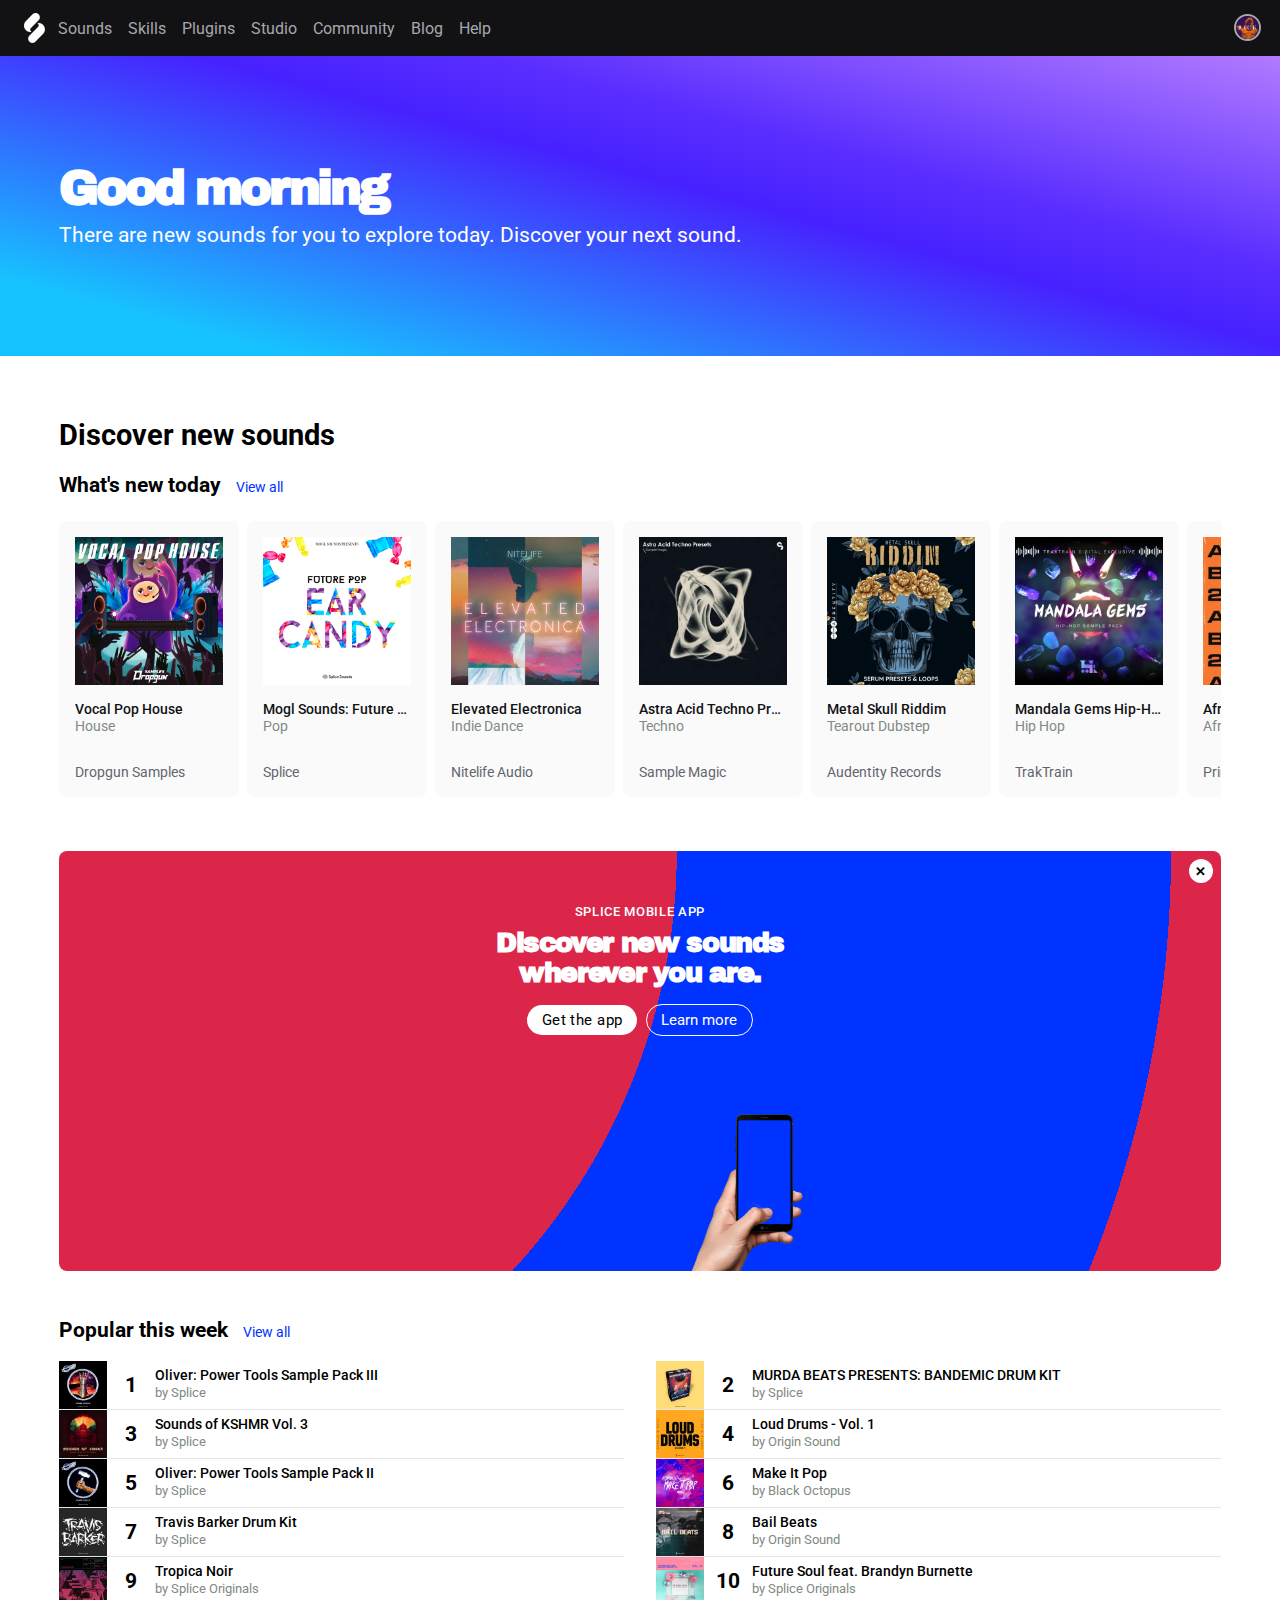
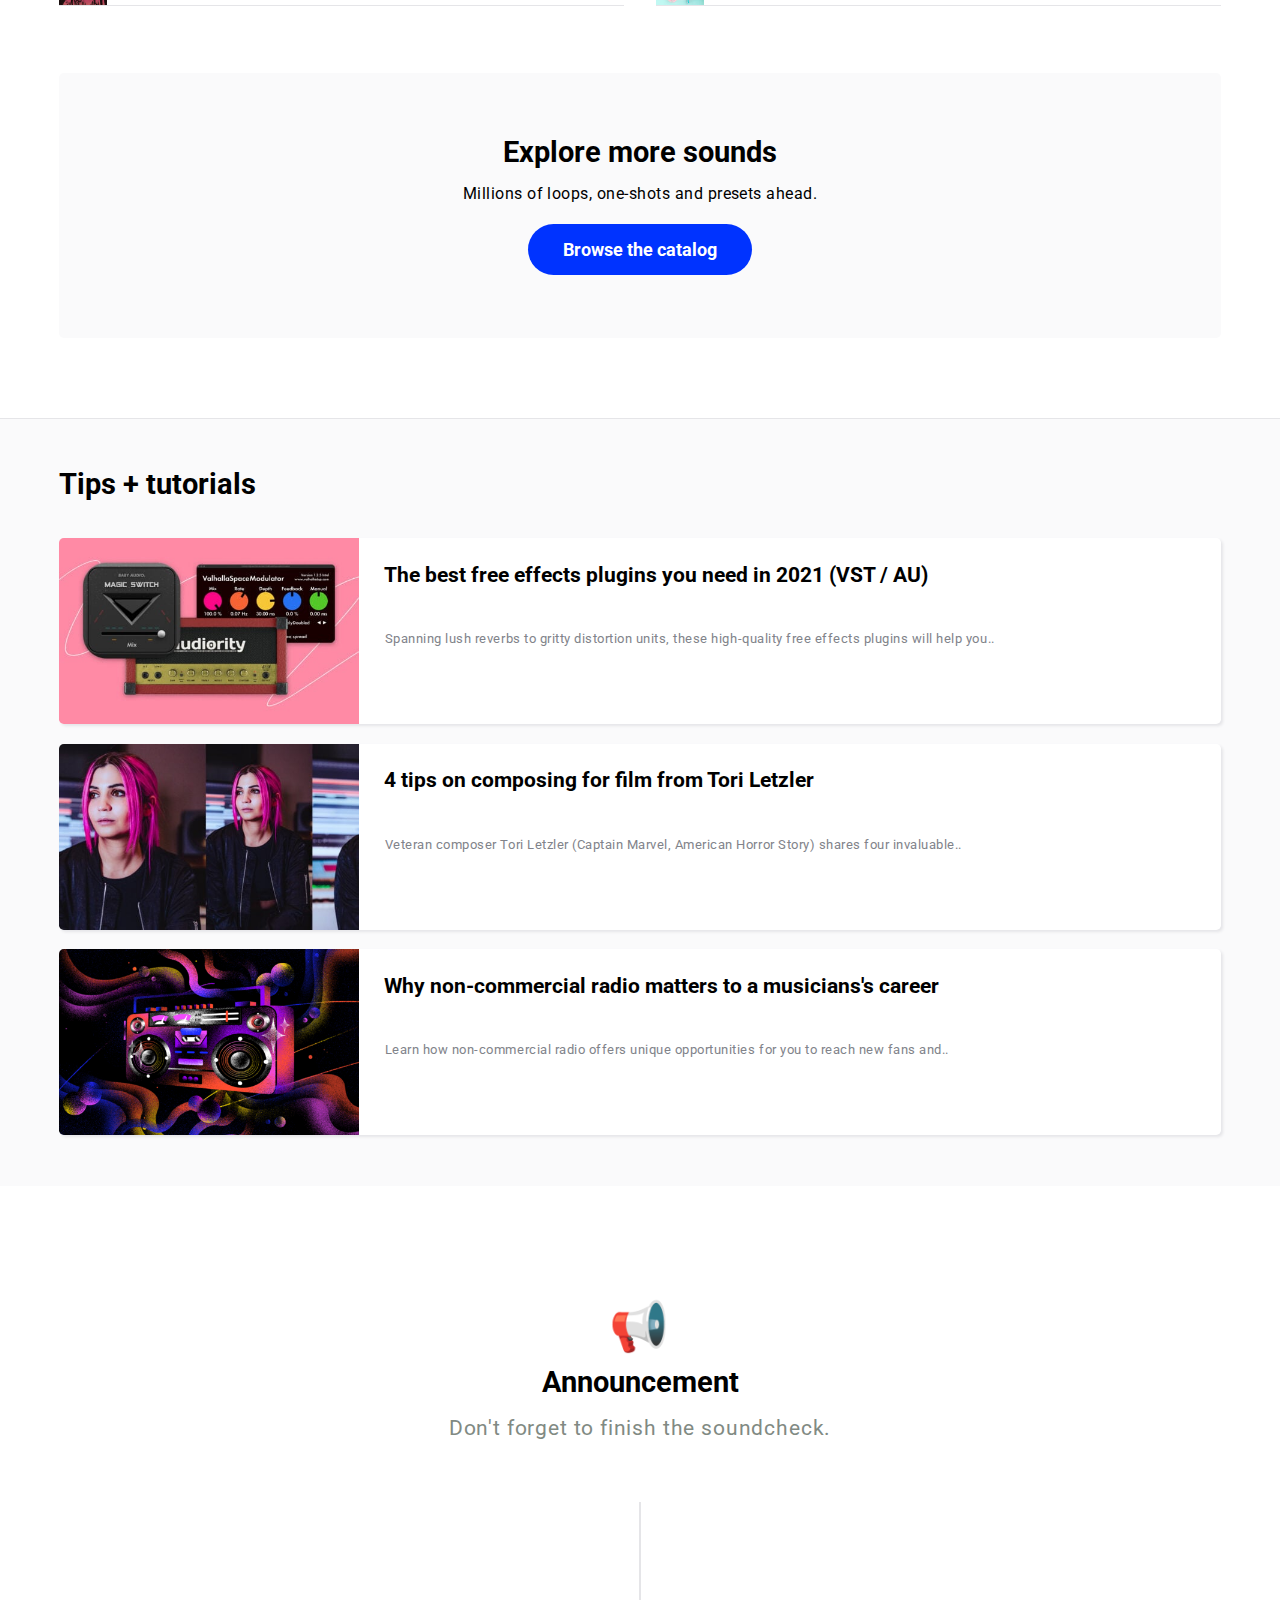
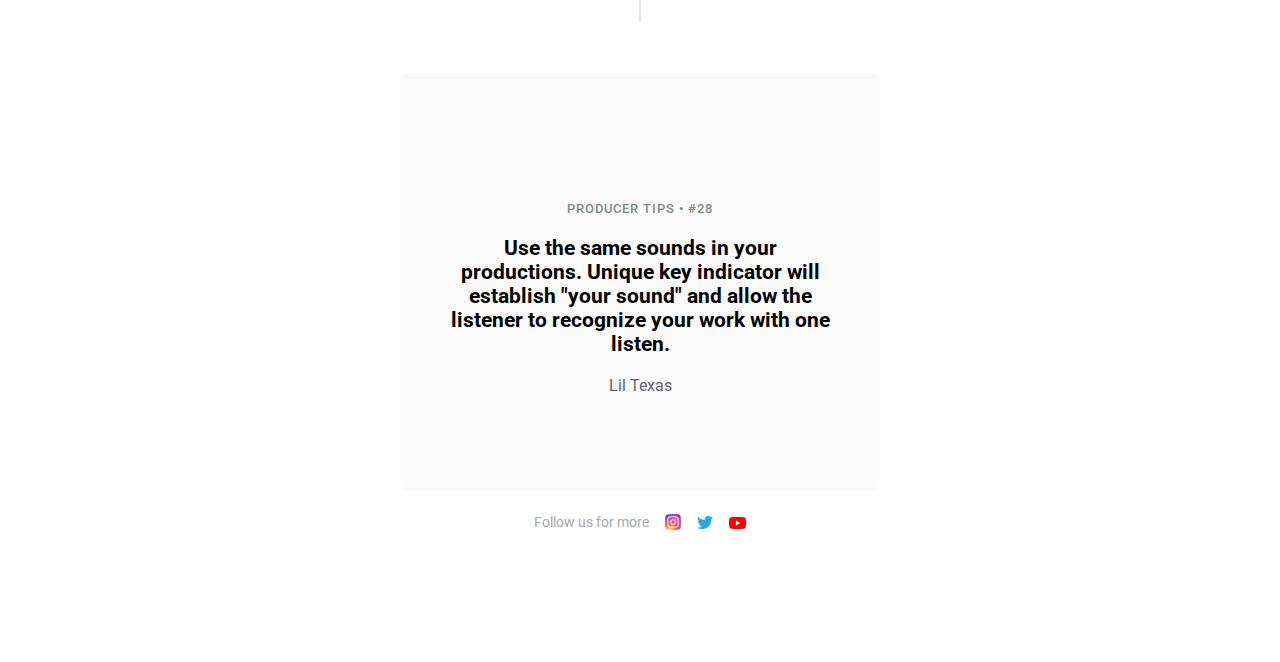
<file: index.html>
<!doctype html>
<html lang="nl">
	
<head>
	<meta charset="UTF-8">
	<meta name="author" content="Rick van Dijken">
	<meta name="viewport" content="width=device-width, initial-scale=1">
	
	<title>Splice Home (remake)</title>
	
	<link href="styles/style.css" rel="stylesheet">
	<link rel="icon" type="image/svg+xml" href="./images/splice-favicon.svg">
	<link rel="preconnect" href="https://fonts.googleapis.com">
	<link rel="preconnect" href="https://fonts.gstatic.com" crossorigin>
	<link href="https://fonts.googleapis.com/css2?family=Archivo+Black&family=Roboto:ital,wght@0,300;0,400;0,500;0,700;0,900;1,300;1,400;1,500;1,700;1,900&family=Work+Sans:wght@700;800&display=swap" rel="stylesheet"> 
</head>

<body>
	<header>
		<button>
			<img src="./images/nav/borgir.png" alt="hamburger-menu">
		</button>
		<nav>
			<a href="">
				<h2>dikkedeur</h1>
				<img src="./images/nav/profile-picture.png" alt="profile picture">
				<p>View profile</p>
			</a>
			<ul>
				<li class="hide-on-desktop"><a>Home</a></li>
				<li><a>Sounds</a></li>
				<li><a>Skills</a></li>
				<li><a href="plugins.html">Plugins</a></li>
				<li><a>Studio</a></li>
				<li><a>Community</a></li>
				<li class="hide-on-desktop"><a>Log Out</a></li>
				<li><a>Blog</a></li>
				<li><a>Help</a></li>
			</ul>
		</nav>
		<a href="index.html">
			<img src="./images/nav/splice-white.png" alt="splice logo">
		</a>
		<a class="hide-on-desktop" href="">
			<img src="./images/nav/message.png" alt="message">
		</a>
	</header>


	<main>
		<section class="hero">
			<div>
				<h1>Good morning</h1>
				<p>There are new sounds for you to explore today. 
					Discover your next sound.</p>
			</div>

		</section>

		<section class="new">
			<h2>Discover new sounds</h2>
			<h3>What's new today</h3>
			<a href="">View all</a>
			<ul>
				<li>
					<a href="">
						<h4>Vocal Pop House</h4>
						<img src="./images/home/vocalpophouse.jpg" 
						alt="Vocal Pop House cover">
						<p>House</p>
						<p>Dropgun Samples</p>
					</a>
				</li>
				<li>
					<a href="">
						<h4>Mogl Sounds: Future House</h4>
						<img src="./images/home/futurepop.jpg" 
						alt="Mogl Sounds: Future House cover">
						<p>Pop</p>
						<p>Splice</p>
					</a>
				</li>
				<li>
					<a href="">
						<h4>Elevated Electronica</h4>
						<img src="./images/home/elevatedelectronica.jpg" 
						alt="Elevated Electronica cover">
						<p>Indie Dance</p>
						<p>Nitelife Audio</p>
					</a>
				</li>
				<li>
					<a href="">
						<h4>Astra Acid Techno Presets</h4>
						<img src="./images/home/astra-acid.jpg" 
						alt="Astra Acid cover">
						<p>Techno</p>
						<p>Sample Magic</p>
					</a>
				</li>
				<li>
					<a href="">
						<h4>Metal Skull Riddim</h4>
						<img src="./images/home/riddim.jpg" 
						alt="Metal Skull Riddim cover">
						<p>Tearout Dubstep</p>
						<p>Audentity Records</p>
					</a>
				</li>
				<li>
					<a href="">
						<h4>Mandala Gems Hip-Hop Sample Pack</h4>
						<img src="./images/home/mandala-gems.jpg" 
						alt="Manala Gems cover">
						<p>Hip Hop</p>
						<p>TrakTrain</p>
					</a>
				</li>
				<li>
					<a href="">
						<h4>Afrobeats 2</h4>
						<img src="./images/home/afrobeat.jpg" 
						alt="Afrobeats 2 cover">
						<p>Afrobeat</p>
						<p>Prime Loops</p>
					</a>
				</li>
			</ul>
		</section>

		<section class="app">
			<h2>Splice mobile app</h2>
			<h3>Discover new sounds wherever you are.</h3>
			<a href="">Get the app</a>
			<a href="">Learn more</a>
			<img src="./images/home/phone.png" alt="image of a phone">
			<button aria-label="close" onclick="myDialog.close()">&#10005;</button>
		</section>

		<section class="popular">
			<h2>Popular this week</h2>
				<a href="">View all</a>
			<ol>
				<li>
					<a href="">
						<h3>Oliver: Power Tools Sample Pack III</h3>
						<img src="./images/home/popular1.jpg" 
						alt="Oliver: Power Tools Sample Pack II cover">
						<p>by Splice</p>
					</a>
				</li>
				<li>
					<a href="">
						<h3>Murda beats presents: Bandemic drum kit</h3>
						<img src="./images/home/popular2.jpg" 
						alt="Murda Beats Presents: Bandemic Drum Kit cover">
						<p>by Splice</p>
					</a>
				</li>
				<li>
					<a href="">
						<h3>Sounds of KSHMR Vol. 3</h3>
						<img src="./images/home/popular3.jpg" 
						alt="Sounds of KSHMR Vol. 3 cover">
						<p>by Splice</p>
					</a>
				</li>
				<li>
					<a href="">
						<h3>Loud Drums - Vol. 1</h3>
						<img src="./images/home/popular4.jpg" 
						alt="Loud Drums - Vol. 1 cover">
						<p>by Origin Sound</p>
					</a>
				</li>
				<li>
					<a href="">
						<h3>Oliver: Power Tools Sample Pack II</h3>
						<img src="./images/home/popular5.jpg" 
						alt="Oliver: Power Tools Sample Pack II cover">
						<p>by Splice</p>
					</a>
				</li>
				<li>
					<a href="">
						<h3>Make It Pop</h3>
						<img src="./images/home/popular6.jpg" 
						alt="Make It Pop cover">
						<p>by Black Octopus</p>
					</a>
				</li>
				<li>
					<a href="">
						<h3>Travis Barker Drum Kit</h3>
						<img src="./images/home/popular7.jpg" 
						alt="Travis Barker Drum Kit cover">
						<p>by Splice</p>
					</a>
				</li>
				<li>
					<a href="">
						<h3>Bail Beats</h3>
						<img src="./images/home/popular8.jpg" 
						alt="Bail Beats cover">
						<p>by Origin Sound</p>
					</a>
				</li>
				<li>
					<a href="">
						<h3>Tropica Noir</h3>
						<img src="./images/home/popular9.jpg" 
						alt="Tropica Noir cover">
						<p>by Splice Originals</p>
					</a>
				</li>
				<li>
					<a href="">
						<h3>Future Soul feat. Brandyn Burnette</h3>
						<img src="./images/home/popular10.jpg" 
						alt="Future Soul feat. Brandyn Burnette cover">
						<p>by Splice Originals</p>
					</a>
				</li>
			</ol>
		</section>

		<section class="explore">
			<h2>Explore more sounds</h2>
			<p>Millions of loops, one-shots and presets ahead.</p>
			<a href="">Browse the catalog</a>
		</section>

		<section class="tutorials">
			<h2>Tips + tutorials</h2>
			<ul>
				<li>
					<a href="">
						<h3>The best free effects plugins you need 
							in 2021 <span>(vst / au)</span></h3>
						<img src="./images/home/tips1-500x310.jpg" alt="a bunch effect plugins">
						<p>Spanning lush reverbs to gritty distortion 
							units, these high-quality free effects 
							plugins will help you..</p>
					</a>
				</li>
				<li>
					<a href="">
						<h3>4 tips on composing for film from Tori 
							Letzler</h3>
						<img src="./images/home/tips2-500x310.jpg" alt="photo of Tori Letzler">
						<p>Veteran composer Tori Letzler (Captain 
							Marvel, American Horror Story) shares 
							four invaluable..</p>
					</a>
				</li>
				<li>
					<a href="">
						<h3>Why non-commercial radio matters to a 
							musicians's career</h3>
						<img src="./images/home/tips3.png" alt="artwork of an old radio">
						<p>Learn how non-commercial radio offers 
							unique opportunities for you to reach 
							new fans and..</p>
					</a>
				</li>
			</ul>
		</section>

		<section class="announcement">
			<h2>Announcement</h2>
			<p>📢</p>
			<p>Don't forget to finish the soundcheck.</p>
			<div></div>
		</section>

		<section class="tips">
			<h2>Producer tips &#8226; #28</h2>
			<blockquote>Use the same sounds in your productions. 
				Unique key indicator will establish "your sound" 
				and allow the listener to recognize your work 
				with one listen.</blockquote>
				<p>Lil Texas</p>
		</section>
	</main>

	
	<footer>
		<p>Follow us for more</p>
		<ul>
			<li><!--insta-->
				<a href="">
					<img src="./images/footer/instagram.png" alt="instagram logo">
				</a>
			</li>
			<li><!--twitter-->
				<a href="">
					<img src="./images/footer/twitter.png" alt="twitter logo">
				</a>
			</li>
			<li><!--yt-->
				<a href="">
					<img src="./images/footer/youtube.png" alt="youtube logo">
				</a>
			</li>
		</ul>
	</footer>

	<script src="scripts/script.js"></script>
</body>
	
</html>
</file>
<file: styles/style.css>
/* CSS Document */

:root {
--header-color: #121214;
--font-black: #000;
--font-white: #fff;
--background-color: #fff;
--almost-white: #FAFAFB;
--grey-light: #E5E5E8;
--grey1: #a6a8ad;
--grey2: #81838a;
--grey3: #818A83;
--grey4: #63656D;
--main-blue: #0033FF;
--accent-red: #DB264A;
}

*, *::after, *::before {
  box-sizing:border-box;  
  margin: 0;
  padding: 0;
  font-family: 'roboto', 'sans-serif';
}

/*####################################
############### HEADER ###############
####################################*/
header {
  background-color:var(--header-color);
  height: 3.5em;
  display: flex;
  align-items: center;
  gap: .8em;
  padding-left: 1.5em;
  position: sticky;
  top: 0;
  z-index: 9999;
  position: relative;
}

header a {
  margin-top: .2em;
}

header a:nth-of-type(2) {
  margin-left: auto;
  margin-right: 1.3em;
  order: 1;
}

header div { 
  display: flex;
  margin-left: 12.5em;
  gap: 1.2em;
  align-items: center;
  position: absolute;
  right: 0;
}


header button {
  border: none;
  background-color:var(--header-color);
  margin-top: .2em;
  transition: .3s;
}

header button:hover {
  transform: skewX(20deg) scale(1.1);
}

header button:active {
  background-color: var(--backround-color);
}

nav {
  position: fixed;
  top: 0;
  left: 0;
  bottom: 0;
  background-color:var(--header-color);
  width: 250px;
  margin-right: 20em;

  transform: translateX(-100%);
  transition:.5s;
}

body.toonNav nav {
  transform: translateX(0%);
}

body.toonNav main {
  opacity: .25;
}

nav > a {
  display: grid;
  grid-template-columns: 3em 1fr;
  grid-template-rows: 2fr;
  grid-column-gap: 1em;
  text-decoration: none;
  padding: 1.2em;
  color:var(--grey1);
  
}

nav a h2 {
  grid-column: 2;
  grid-row: 1;
  color:var(--font-white);
  font-size: 1.3em;
}

nav a img {
  grid-column: 1;
  grid-row: 1 / 3;
  order: -1;
  width: 3em;
  border: solid 3px var(--grey1);
  border-radius: 2em;
  margin-right: .8em;
}

nav p {
  grid-column: 2;
  grid-row: 2;
}

nav ul {
  margin-bottom: 4em;
}
nav ul li {
  margin: 0 0 1em 1.2em;
  list-style: none;
}
nav li a {
  color:var(--grey1);
  text-decoration: none;
}




/*####################################
#### HOME SECTION 1: GOOD MORNING ####
####################################*/
.hero {
  background: linear-gradient(15deg, rgba(23,195,255,1) 12%, rgba(71,33,255,1) 55%, rgba(90,46,255,1) 67%, rgba(177,122,255,1) 100%);
  display: flex;
  flex-direction: column;
  justify-content: center;
  height: 300px;
  padding: 0 1.2em 0 1.2em;
}
.hero h1 {
  font-family: 'Archivo Black', 'Roboto';
  font-size: 2.3em;
  font-weight: 800;
  color:var(--font-white);
  letter-spacing: -0.1ch;
}

.hero p {
  font-size: 1.3em;
  line-height: 1.4;
  color:var(--font-white);
  margin-top: .3em;
}




/*####################################
 HOME SECTION 2: DISCOVER NEW SOUNDS #
####################################*/
.new {
  position: relative;
  padding: 1.2em;
}

.new h2 {
  font-size: 1.3em;
  margin-top: 1.5em;
}

.new h3 {
  margin-top: 1em;
  font-size: 1.3em;
  display: inline-block;
  margin-right: .5em;
}

.new h3 + a {
  text-decoration: none;
  color:var(--main-blue);
  font-size: .9em;
}

.new h3 + a:hover {
  text-decoration: underline;
}

.new ul {
  display: flex;
  gap: 2em;
  overflow-x: auto;
  scroll-snap-type: x mandatory;
  overscroll-behavior: none;
  list-style-type: none;
  margin: 1.5em 0 1em 0;
  padding: 0 1em;

  /* scrollbar verbergen maar wel functionaliteit behouden: 
  bron: https://blog.hubspot.com/website/hide-scrollbar-css */
  -ms-overflow-style: none; /* for Internet Explorer, Edge */
  scrollbar-width: none; /* for Firefox */
}

.new ul::-webkit-scrollbar {
  display: none; /* for Chrome, Safari, and Opera */
}

.new li {
  width: 180px;
  scroll-snap-align: start;
  padding: 1em;
  background-color:var(--almost-white);
  border-radius: .5em;
  margin-right: -1.5em;
}

.new h4 {
  font-size: .9em;
  font-weight: 500;
  color:var(--header-color);
  overflow: hidden;
  white-space: nowrap;
  text-overflow: ellipsis;
}

.new p {
  font-size: .9em;
  font-weight: 400;
  color:var(--grey3);
}

.new p + p {
  color:var(--grey4);
  padding-top: 2em;
}

.new li a {
  display: flex;
  flex-direction: column;
  text-decoration: none;
}

.new li img {
  width: 148px;
  order: -1;
  padding-bottom: 1em;
}





/*####################################
####### HOME SECTION 3: APP AD #######
####################################*/
.app {
  margin: 1.2em;
  padding: 1.2em;
  position: relative;
  background: repeating-radial-gradient(circle at top left, var(--accent-red) 0%, var(--accent-red) 50%, var(--main-blue) 50%, var(--main-blue) 90%);
  border-radius: .5em;
  height: 23.1em;
  color:var(--font-white);
  text-align: center;    
  max-width: 82.5em; 
}

.app img {
  width: 125px;
  position: absolute;
  bottom: .03em;
  right: 35%;
}

.app h2 {
  text-transform: uppercase;
  font-weight: 500;
  text-align: center;
  font-size: smaller;
  letter-spacing: .05em;
  margin: 2.5em 0 .7em 0;
}

.app h3 {
  font-family: 'Archivo Black', 'Roboto';
  letter-spacing: -.05em;
  text-align: center;
  padding: 0 1.5em 0 1.5em;
  margin: 0 auto 1.3em auto;
  max-width: 23ch;
}

.app a:nth-of-type(1) {
  text-decoration: none;
  color:var(--font-black);
  background-color:var(--background-color);
  padding: .4em 1em;
  border-radius: 2em;
  font-size: .92em;
  font-weight: 400;
  letter-spacing: .03em;
  margin-right: .3em;
}

.app a:nth-of-type(1):hover {
  background-color: var(--grey1);
  transition: .3s;
}

.app a:nth-of-type(1):active {
  background-color: var(--header-color);
  color: var(--font-white);
  transition: 0s;
}

.app a:nth-of-type(2) {
  text-decoration: none;
  color:var(--font-white);
  padding: .4em 1em;
  border-radius: 2em;
  font-size: .92em;
  font-weight: 400;
  border: solid 1px var(--font-white);
}

.app a:nth-of-type(2):hover {
  background-color: var(--background-color);
  border: none;
  color: var(--font-black);
  transition: .3s;
}

.app a:nth-of-type(2):active {
  background-color: var(--header-color);
  color: var(--font-white);
  transition: 0s;
}

.app button {
  position: absolute;
  background-color:var(--background-color);
  color:var(--font-black);
  font-weight: 600;
  border-radius: 2em;
  right: .6em;
  top: .6em;
  border: none;
  width: 1.8em;
  height: 1.8em;

  transition: .3s;
}

.app button:hover {
  background-color: var(--header-color);
  color: var(--font-white);
  transform: rotate(1turn);
}

.app button:active {
  background-color: var(--background-color);
  color: var(--header-color);
  
}



/*####################################
###### HOME SECTION 4: POPULAR #######
####################################*/
.popular {
  padding: 1.2em;
}

.popular h2 {
  font-size: 1.3em;
  display: inline-block;
  margin: .4em .5em .9em 0;
}

.popular h2 + a {
  text-decoration: none;
  color:var(--main-blue);
  font-size: .9em;
}

.popular h2 + a:hover {
  text-decoration: underline;
}

.popular ol {
  margin: 0;
  padding: 0;
  list-style: none;
  counter-reset: popular;
}

.popular ol li {
  counter-increment: popular;
  border-bottom: solid 1px var(--grey-light);
}

.popular li a {
  display:grid;
  grid-template-columns: 3em 3em 1fr;
  grid-template-rows: 50% 50%;
  text-decoration: none;
  color:var(--font-black);
}

.popular li a:hover {
  background-color: var(--almost-white);
}

.popular a img {
  grid-column-start: 1;
  grid-row-start: 1;
  grid-row-end: 3;
  width: 100%;
}

.popular a h3 {
  grid-column-start: 3;
  grid-row-start: 1;
  margin: 0;
  overflow: hidden;
  white-space: nowrap;
  text-overflow: ellipsis;
  font-weight: 500;
  font-size: .9em;
  padding: 0.4em 0 0 0;
}

.popular ol li:nth-child(2) a h3 {
  text-transform: uppercase;
}

.popular a h3:active {
  text-decoration: underline;
}

.popular a p {
  grid-column-start: 3;
  grid-row-start: 2;
  margin: 0;
  font-size: 0.8em;
  font-weight: 400;
  color:var(--grey3)
}

.popular li a::before {
  content: counter(popular);
  justify-self: center;
  align-self: center;
  grid-row-start: 1;
  grid-row-end: 3;
  font-size: 1.3em;
  font-weight: 700;
}





/*####################################
###### HOME SECTION 5: EXPLORE #######
####################################*/
.explore {
  text-align: center;
  background-color:var(--almost-white);
  margin: 3em 1.2em 5em 1.2em;
  padding: 3.3em 2em 4em 2em;
  border-radius: .3em;
}

.explore h2 {
  margin-bottom: .5em;
  font-size: 1.3em;
}

.explore p {
  font-size: 1em;
  letter-spacing: .03em;
  margin-bottom: 2.3em;
}

.explore a {
  background-color:var(--main-blue);
  color:var(--font-white);
  font-weight: 700;
  text-decoration: none;
  padding: .9em 2em;
  border-radius: 2em;
  font-size: 1.1em;
  
  transition: .3s;
}

.explore a:hover {
  background-color: var(--accent-red);
}

.explore a:active {
  background-color: var(--header-color);
  color: var(--background-color);
  transition: 0s;
}

/*####################################
##### HOME SECTION 6: TUTORIALS ######
####################################*/
.tutorials {
  background-color:var(--almost-white);
  border-top: solid 1px var(--grey-light);
  padding: 3em 1.2em 2em 1.2em;
}

.tutorials h2 {
  font-size: 1.3em;
  margin-bottom: 1.7em;
}

.tutorials li {
  list-style: none;
}

.tutorials a {
  text-decoration-line: none;
  display: flex;
  flex-flow: column nowrap;
  margin-bottom: 1.2em;
  background-color:var(--background-color);
  border-radius: .3em;
  box-shadow: 2px 2px 3px var(--grey-light);
}

.tutorials h3 {
  font-size: 1em;
  color:var(--font-black);
  padding: 0 1.2em;
  margin-bottom: .7em;
}

.tutorials h3 span {
  text-transform: uppercase;
}

.tutorials img {
  width: 100%;
  order: -1;
  border-radius: .3em .3em 0 0;
  margin-bottom: 1.3em;
}

.tutorials p {
  font-size: .8em;
  color:var(--grey2);
  padding: 0 1.2em;
  letter-spacing: .04em;
  margin-bottom: 2.2em;
}





/*####################################
#### HOME SECTION 7: ANNOUNCEMENT ####
####################################*/
.announcement {
  display: flex;
  flex-flow: column nowrap;
  padding: 7em 1.2em 0 1.2em;
  text-align: center;
}

.announcement h2 {
  font-size: 1.3em;
  margin-bottom: .6em;
}

.announcement p:first-of-type {
  font-size: 3em;
  order: -1;
  margin-bottom: .2em;
}

.announcement p {
  font-size: 1em;
  color:var(--grey3);
  margin-bottom: 3em;
  letter-spacing: .04em;
}

.announcement div {
  height: 7.5em;
  width: 2px;
  background-color:var(--grey-light);
  align-self: center;
  margin-bottom: 2em;
}





/*####################################
######## HOME SECTION 8: TIPS ########
####################################*/
.tips {
  margin: 1.2em;
  padding: 8em 3em 6em 3em;
  background-color:var(--almost-white);
  text-align: center;
  border-radius: .5em;
}

.tips h2 {
  font-size: 0.8em;
  font-weight: 500;
  text-transform: uppercase;
  color:var(--grey3);
  letter-spacing: .07em;
  margin-bottom: 1.5em;
}

.tips blockquote {
  font-size: 1.3em;
  font-weight: bold;
  margin-bottom: 1em;
}

.tips p {
  color:var(--grey4);
}

/*####################################
##### PLUGINS SECTION 1: BROWSE ######
####################################*/
.browse {
  border-bottom: solid 1px var(--grey-light);
}

.browse button {
  display: flex;
  flex-flow: row nowrap;
  margin-left: 1.2em;
  border: none;
  font-size: 1.05em;
  background-color: transparent;
  color: var(--header-color);
  margin: 1.2em;
  padding: 0;
}



/*####################################
### PLUGINS SECTION 2: HIGHLIGHT ####
####################################*/
.highlight {
  margin: 0 1.2em 1.8em 1.2em;
  padding: 1.2em;
  text-align: center;
  background-color: var(--almost-white);
}

.highlight a {
  text-decoration: none;
  color: var(--font-black);
}

.highlight article {
  display: flex;
  flex-flow: column nowrap;
}

.highlight h1 {
  font-size: 1.3em;
  margin-bottom: 1em;
}

.highlight h2 {
  font-size: 0.9em;
  font-weight: 400;
  order: -1;
  margin-bottom: .2em;
  color: var(--grey4);

}

.highlight h3 {
  font-size: 1.05em;
  margin-bottom: .5em;
}

.highlight p {
  letter-spacing: .04em;
  color: var(--grey4);
  line-height: 1.4em;
  margin-bottom: 1em;
}

.highlight p + p {
  color: white;
  background-color: var(--main-blue);
  border-radius: 2em;
  padding: .7em 1em;

  transition: .3s;
}

.highlight p + p:hover {
  background-color: var(--accent-red);
}

.highlight p + p:active {
  background-color: var(--header-color);
  color: var(--background-color);
  transition: 0s;
}

.highlight img {
  max-width: 100%;
}




/*####################################
###### PLUGINS SECTION 3: FREE #######
####################################*/
.free {
  position: relative;
  padding: 1.2em;
}

.free h2 {
  margin-top: 1.5em;
  font-size: 1.3em;
  display: inline-block;
  margin-right: .5em;
}

.free h2 + a {
  text-decoration: none;
  color:var(--main-blue);
  font-size: .9em;
}

.free h2 + a:hover {
  text-decoration: underline;
}

.free ul {
  display: flex;
  gap: 2em;
  overflow-x: auto;
  scroll-snap-type: x mandatory;
  overscroll-behavior: none;
  list-style-type: none;
  margin: 1.5em 0 1em 0;
  padding: 0 1em;

  /* scrollbar verbergen maar wel functionaliteit behouden: 
  bron: https://blog.hubspot.com/website/hide-scrollbar-css */
  -ms-overflow-style: none; /* for Internet Explorer, Edge */
  scrollbar-width: none; /* for Firefox */
}

.free ul::-webkit-scrollbar {
  display: none; /* for Chrome, Safari, and Opera */
}

.free li {
  width: 180px;
  scroll-snap-align: start;
  padding: 1em;
  background-color:var(--almost-white);
  border-radius: .5em;
  margin-right: -1.5em;
}

.free h3 {
  font-size: .9em;
  font-weight: 500;
  color:var(--header-color);
  overflow: hidden;
  white-space: nowrap;
  text-overflow: ellipsis;
}

.free li:nth-child(1) h3 {
  text-transform: uppercase;
}

.free li:nth-child(2) h3 {
  text-transform: uppercase;
}

.free li:nth-child(6) h3 {
  text-transform: uppercase;
}

.free p {
  font-size: .9em;
  font-weight: 400;
  color:var(--grey3);
}

.free p + p {
  color:var(--grey4);
  padding-top: 2em;
}

.free li a {
  display: flex;
  flex-direction: column;
  text-decoration: none;
}

.free img {
  width: 120px;
  height: 120px;
  border-radius: 2em;
  order: -1;
  margin-bottom: 1em;
}



/*####################################
##### PLUGINS SECTION 4: PLUGINS #####
####################################*/
.plugins {
  padding: 1.2em;
}

.plugins h2 {
  font-size: 1.3em;
  display: inline-block;
  margin: .4em .5em .9em 0;
}

.plugins ol {
  margin: 0;
  padding: 0;
  list-style: none;
  counter-reset: popular;
  border: solid 1px var(--grey-light);
}

.plugins ol li {
  counter-increment: popular;
  border-bottom: solid 1px var(--grey-light);
}

.plugins ol li:nth-child(even) {
  background-color: var(--almost-white);
}

.plugins li a {
  display:grid;
  grid-template-columns: 3em 3em 1fr;
  grid-template-rows: 50% 50%;
  text-decoration: none;
  color:var(--font-black);
  height: 47px;
}

.plugins li a:hover {
  background-color: var(--almost-white);
  text-decoration: underline;
}

.plugins a img {
  grid-column-start: 1;
  grid-row-start: 1;
  grid-row-end: 3;
  width: 100%;
}

.plugins a h3 {
  grid-column-start: 3;
  grid-row-start: 1;
  margin: 0;
  overflow: hidden;
  white-space: nowrap;
  text-overflow: ellipsis;
  font-weight: 500;
  font-size: .8em;
  padding: 0.4em 0 0 0;
  color: var(--header-color);
}

.plugins ol li:nth-child(6) a h3 {
  text-transform: uppercase;
}

.plugins a p {
  grid-column-start: 3;
  grid-row-start: 2;
  margin: 0;
  font-size: 0.8em;
  font-weight: 400;
  color:var(--grey3);
}

.plugins li a::before {
  content: counter(popular);
  justify-self: center;
  align-self: center;
  grid-row-start: 1;
  grid-row-end: 3;
  font-size: 1.3em;
  font-weight: 300;
  color: var(--grey4);
}

.plugins ol + a {
  display: block;
  text-align: center;
  text-decoration: none;
  color: var(--grey1);
  text-transform: uppercase;
  font-weight: bold;
  letter-spacing: 0.1em;
  font-size: 0.9em;
  border: solid 1px var(--grey-light);
  padding: .5em
}

.plugins ol + a:hover {
  background-color: var(--almost-white);
}


/*####################################
###### PLUGINS SECTION 5: MORE #######
####################################*/
.more {
  margin: 1.2em;
}

.more h2 {
  font-size: 1.3em;
  margin-bottom: .6em;
}

.more ul {
  display: grid;
  grid-template-columns: 1fr 1fr;
  list-style: none;
  grid-gap: 2px;
}

.more a {
  display: block;
  position: relative;
}

.more img {
  width: 100%;
  filter: brightness(40%);
  display: block;
}
.more img:hover {
  filter: brightness(25%);
}
.more h3 {
  color: var(--font-white);
  position: absolute;
  top: 50%;
  left: 50%;
  transform: translate(-50%, -50%);
  text-align: center;
  z-index: 1;
  text-transform: uppercase;
  font-size: 0.95em;
  letter-spacing: .1em;
  font-weight: 500;
}




/*####################################
############ HOME FOOTER #############
####################################*/
footer {
  display: flex;
  flex-flow: row nowrap;
  justify-content: center;
  margin: 1.4em 0 8em 0;
}

footer p {
  font-size: .9em;
  color:var(--grey1);
  font-weight: 400;
}

footer ul {
  display: flex;
  flex-flow: row nowrap;
  align-items: center;
  justify-content: center;
}

footer li {
  margin-left: 1em;
  list-style: none;
}

footer li img:hover {
  filter: brightness(70%);
}

footer li:nth-of-type(1) img {
  width: 1em;
}

footer li:nth-of-type(2) img {
  width: 1em;
}

footer li:nth-of-type(3) img {
  width: 1.1em;
}




@media only screen and (min-width: 480px) {
  .hero {
    padding: 0 3.7em 0 3.7em;
  }


  .new, .popular {
    padding: 1.2em 3.7em;
  }


  .app {
    margin: 1.2em 3.7em;
    height: 24.75em;
  }


  .explore {
    margin: 3em 3.7em 5em 3.7em;
  }


  .tutorials {
    padding: 3em 3.7em 2em 3.7em;
  }


  .tips {
    margin: 1.2em 3.7em;
  }
}




@media only screen and (min-width: 768px) {
  header {
    height: auto;
    justify-content: left;
  }
  header button {
    display: none;
  }
  nav {
    position: relative;
    transform: none;
    display: flex;
    width: 100%;
    height: 3.5em;
    gap: 1em;
    align-items: center;
    justify-content:flex-end;
    flex-direction: row-reverse;
    margin: 0;
    /* tegen deze zeggen dat hij mag groeien */
  }

  nav > a {
    align-items: center;
    position: absolute;
    right: 0;
    display: block;
  }

  nav a h2, nav a p {
    display: none;
  }
  nav a img {
    width: 1.7em;
    border: solid 2px var(--grey1);
    margin: 0;
  }
   nav ul {
    margin-bottom: 0;
    display: flex;
    gap: 1em;
    flex-basis: auto;
  }
  nav ul:nth-last-child() {
    align-self: flex-end;
  }
  nav ul li {
    flex-shrink: 0;
    margin: 0;
  }
 
  .hide-on-desktop {
    display: none;
  }


  header > a:first-of-type {
    order: -1;
  }
  header div {
    display: none;
  }


  .hero h1 {
    font-size: 3em;
  }


  .new h2 {
    font-size: 1.8em;
  }


  .app {
    height: 26.25em;
  }
  .app h3 {
    font-size: 1.7em;
    margin: 0 auto .8em auto;
  }


  .popular ol {
    display: grid;
    grid-template-columns: 1fr 1fr;
    column-gap: 2em;
  }


  .explore {
    padding: 3.9em 2em 4.9em 2em;
  }
  .explore h2 {
    font-size: 1.8em;
  }


  .tutorials h2 {
    font-size: 1.8em;
    margin-bottom: 1.3em;
  }
  /*hulpbron: https://gridbyexample.com/examples/example5/: */ 
  .tutorials a {
    display: grid;
    grid-template-columns: 18.75em 1fr;
    grid-template-rows: 1fr 1fr;
  }
  .tutorials h2 {
    font-size: 1.8em;
  }
  .tutorials img {
    margin: 0;
    border-radius: .3em 0 0 .3em;
    grid-column: 1;
    grid-row: 1 / 3;
  }
  .tutorials h3 {
    font-size: 1.3em;
    margin-top: 1.2em;
    grid-column: 2;
    grid-row: 1;
  }
  .tutorials p {
    grid-column: 2;
    grid-row: 2;
    padding-left: 2em;
    margin-bottom: 0em
  }


  .announcement {
    margin-bottom: 1.2em;
  }
  .announcement h2 {
    font-size: 1.8em;
  }
  .announcement p:nth-of-type(2) {
    font-size: 1.3em;
  }


  .tips {
    max-width: 30em;
    margin: 0 auto;
  }


  .highlight h1 {
    font-size: 1.8em;
  }


  .more ul {
    grid-template-columns: repeat(4, 1fr);
  }
}



@media only screen and (min-width: 962px) {
  .highlight a {
    display: grid;
    grid-template-columns: 40% 1fr;
  }
  .highlight article {
    grid-column: 1;
  }
  .highlight h1 {
    text-align: left;
  }
  .highlight h2 {
    text-align: left;
  }
  .highlight h3 {
    text-align: left;
  }
  .highlight h3+p {
    text-align: left;
  }
  .highlight img {
    grid-column: 2;
    width: 100%;
  }
}



@media only screen and (min-width: 992px) {
  .more ul {
    grid-template-columns: repeat(6, 1fr);
  }
}



@media only screen and (min-width: 1320px) {
  .new, .popular, .explore, .announcement {
    max-width: 1320px;
    margin: 0 auto;
  }

  .app {
    max-width: 1200px;
    margin: 0 auto;
  }

  .explore {
    max-width: 1200px;
    margin: 0 auto 4em auto;
  }
}

@media only screen and (min-width: 1402px) {
  .highlight, .free, .plugins, .more {
    max-width: 1402px;
    margin: 0 auto;
  }

}
</file>
